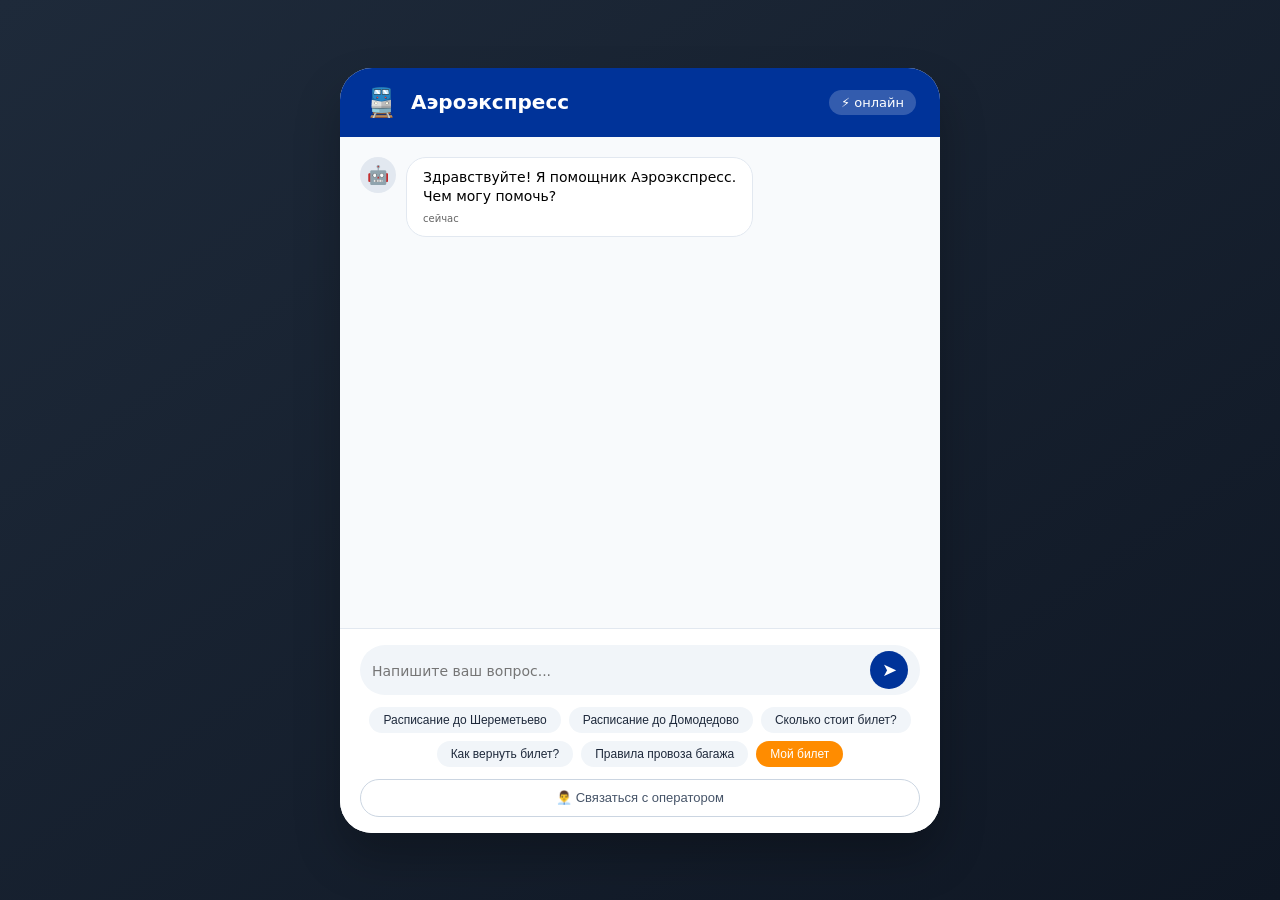
<file: frontend/index.html>
<!DOCTYPE html>
<html lang="ru">
<head>
    <meta charset="UTF-8">
    <meta name="viewport" content="width=device-width, initial-scale=1.0">
    <title>Аэроэкспресс — чат-бот</title>
    <style>
        * { margin: 0; padding: 0; box-sizing: border-box; }
        body {
            font-family: system-ui, -apple-system, 'Segoe UI', Roboto, sans-serif;
            background: linear-gradient(145deg, #1e2a3a, #0f1724);
            min-height: 100vh;
            display: flex;
            justify-content: center;
            align-items: center;
            padding: 20px;
        }
        .chat-card {
            width: 100%;
            max-width: 600px;
            height: 85vh;
            background: white;
            border-radius: 32px;
            display: flex;
            flex-direction: column;
            overflow: hidden;
            box-shadow: 0 25px 45px rgba(0,0,0,0.25);
        }
        .chat-header {
            background: #003399;
            color: white;
            padding: 18px 24px;
            display: flex;
            align-items: center;
            gap: 12px;
        }
        .logo { font-size: 28px; }
        .title { font-weight: 700; font-size: 20px; }
        .status { margin-left: auto; background: rgba(255,255,255,0.2); padding: 5px 12px; border-radius: 40px; font-size: 13px; }
        .chat-messages {
            flex: 1;
            overflow-y: auto;
            padding: 20px;
            background: #f8fafc;
            display: flex;
            flex-direction: column;
            gap: 12px;
        }
        .message { display: flex; gap: 10px; animation: fadeIn 0.2s; }
        .message.user { flex-direction: row-reverse; }
        .message.operator { flex-direction: row; }
        .avatar {
            width: 36px; height: 36px;
            background: #e2e8f0;
            border-radius: 50%;
            display: flex;
            align-items: center;
            justify-content: center;
            font-size: 18px;
            flex-shrink: 0;
        }
        .message.user .avatar { background: #003399; color: white; }
        .message.operator .avatar { background: #ff8c00; color: white; }
        .bubble {
            max-width: 70%;
            padding: 10px 16px;
            border-radius: 20px;
            background: white;
            border: 1px solid #e2e8f0;
            font-size: 14px;
            line-height: 1.4;
        }
        .message.user .bubble { background: #003399; color: white; border: none; }
        .message.operator .bubble { background: #fff3e0; border-left: 3px solid #ff8c00; }
        .time { font-size: 10px; margin-top: 5px; opacity: 0.6; }
        .typing {
            display: flex;
            gap: 6px;
            padding: 8px 16px;
            background: #f1f5f9;
            border-radius: 30px;
            width: fit-content;
        }
        .dot {
            width: 7px; height: 7px;
            background: #94a3b8;
            border-radius: 50%;
            animation: pulse 1.2s infinite;
        }
        @keyframes pulse {
            0%,60%,100% { opacity: 0.3; transform: translateY(0); }
            30% { opacity: 1; transform: translateY(-4px); }
        }
        .input-area {
            background: white;
            border-top: 1px solid #e2e8f0;
            padding: 16px 20px;
        }
        .input-wrapper {
            display: flex;
            gap: 12px;
            background: #f1f5f9;
            border-radius: 40px;
            padding: 6px 12px;
            align-items: flex-end;
        }
        textarea {
            flex: 1;
            background: none;
            border: none;
            resize: none;
            font-family: inherit;
            font-size: 14px;
            padding: 10px 0;
            outline: none;
        }
        button {
            background: #003399;
            border: none;
            color: white;
            width: 38px;
            height: 38px;
            border-radius: 50%;
            cursor: pointer;
            font-size: 18px;
            transition: 0.2s;
        }
        button:hover { background: #ff8c00; }
        .quick-buttons {
            display: flex;
            flex-wrap: wrap;
            gap: 8px;
            margin-top: 12px;
            justify-content: center;
        }
        .quick-btn {
            background: #f1f5f9;
            color: #1e293b;
            width: auto;
            height: auto;
            padding: 6px 14px;
            border-radius: 40px;
            font-size: 12px;
            font-weight: 500;
            border: none;
        }
        .quick-btn:hover { background: #e2e8f0; }
        .my-ticket-btn {
            background: #ff8c00;
            color: white;
        }
        .escalate-btn {
            width: 100%;
            background: white;
            border: 1px solid #cbd5e1;
            color: #475569;
            margin-top: 12px;
            font-size: 13px;
            border-radius: 40px;
            padding: 8px;
        }
        .escalate-btn:hover {
            background: #fee2e2;
            border-color: #dc2626;
            color: #dc2626;
        }
        @keyframes fadeIn {
            from { opacity: 0; transform: translateY(6px); }
            to { opacity: 1; transform: translateY(0); }
        }
    </style>
</head>
<body>
<div class="chat-card">
    <div class="chat-header">
        <div class="logo">🚆</div>
        <div class="title">Аэроэкспресс</div>
        <div class="status">⚡ онлайн</div>
    </div>
    <div class="chat-messages" id="chatMessages">
        <div class="message bot" id="welcomeMsg">
            <div class="avatar">🤖</div>
            <div class="bubble">
                Здравствуйте! Я помощник Аэроэкспресс.<br>Чем могу помочь?
                <div class="time">сейчас</div>
            </div>
        </div>
    </div>
    <div class="input-area">
        <div class="input-wrapper">
            <textarea id="messageInput" rows="1" placeholder="Напишите ваш вопрос..." maxlength="2000"></textarea>
            <button id="sendBtn">➤</button>
        </div>
        <div class="quick-buttons" id="quickButtons"></div>
        <button id="escalateBtn" class="escalate-btn">👨‍💼 Связаться с оператором</button>
    </div>
</div>

<script>
    const API_BASE = 'http://localhost:8000';
    let sessionId = localStorage.getItem('chat_session_id');
    if (!sessionId) {
        sessionId = 's_' + Date.now() + '_' + Math.random().toString(36).substr(2, 6);
        localStorage.setItem('chat_session_id', sessionId);
    }

    const quickQuestions = [
        "Расписание до Шереметьево",
        "Расписание до Домодедово",
        "Сколько стоит билет?",
        "Как вернуть билет?",
        "Правила провоза багажа",
        "Мой билет"
    ];

    const quickContainer = document.getElementById('quickButtons');
    quickQuestions.forEach(q => {
        const btn = document.createElement('button');
        btn.textContent = q;
        btn.className = 'quick-btn';
        if (q === "Мой билет") btn.classList.add('my-ticket-btn');
        btn.addEventListener('click', (e) => { e.preventDefault(); sendMessage(q); });
        quickContainer.appendChild(btn);
    });

    let loading = false;
    const messagesDiv = document.getElementById('chatMessages');
    const inputEl = document.getElementById('messageInput');
    const sendBtn = document.getElementById('sendBtn');

    function escapeHtml(str) {
        if (!str) return '';
        return str.replace(/[&<>]/g, function(m) {
            if (m === '&') return '&amp;';
            if (m === '<') return '&lt;';
            if (m === '>') return '&gt;';
            return m;
        });
    }

    function addMessage(role, text, timestamp = null) {
        const div = document.createElement('div');
        div.className = `message ${role}`;
        let avatar = '';
        if (role === 'user') avatar = '👤';
        else if (role === 'bot') avatar = '🤖';
        else if (role === 'operator') avatar = '👨‍💼';
        else avatar = '💬';
        const timeStr = timestamp ? new Date(timestamp).toLocaleTimeString([], { hour: '2-digit', minute: '2-digit' }) : new Date().toLocaleTimeString([], { hour: '2-digit', minute: '2-digit' });
        div.innerHTML = `
            <div class="avatar">${avatar}</div>
            <div class="bubble">
                ${escapeHtml(text)}
                <div class="time">${timeStr}</div>
            </div>
        `;
        messagesDiv.appendChild(div);
        messagesDiv.scrollTop = messagesDiv.scrollHeight;
    }

    function showTyping(show) {
        const existing = document.querySelector('.typing');
        if (existing) existing.remove();
        if (!show) return;
        const typingDiv = document.createElement('div');
        typingDiv.className = 'typing';
        typingDiv.innerHTML = '<div class="dot"></div><div class="dot"></div><div class="dot"></div><span style="margin-left:6px">Ассистент печатает...</span>';
        messagesDiv.appendChild(typingDiv);
        messagesDiv.scrollTop = messagesDiv.scrollHeight;
    }

    async function sendMessage(message) {
        if (loading) return;
        if (!message.trim()) return;
        loading = true;
        sendBtn.disabled = true;
        const msg = message;
        inputEl.value = '';
        addMessage('user', msg);
        showTyping(true);
        try {
            const res = await fetch(`${API_BASE}/api/chat`, {
                method: 'POST',
                headers: { 'Content-Type': 'application/json' },
                body: JSON.stringify({ session_id: sessionId, message: msg })
            });
            if (!res.ok) throw new Error('Server error');
            const data = await res.json();
            showTyping(false);
            addMessage('bot', data.response);
        } catch (err) {
            showTyping(false);
            addMessage('bot', '⚠️ Ошибка связи с сервером. Запустите бэкенд.');
            console.error(err);
        } finally {
            loading = false;
            sendBtn.disabled = false;
            inputEl.focus();
        }
    }

    async function escalate() {
        if (loading) return;
        await sendMessage("Связаться с оператором");
    }

    // Функция обновления истории (добавляет только новые сообщения)
    let lastMessageCount = 0;
    async function refreshHistory() {
        if (!sessionId) return;
        try {
            const res = await fetch(`${API_BASE}/api/history/${sessionId}?limit=50`);
            if (!res.ok) throw new Error('History fetch error');
            const data = await res.json();
            const messages = data.messages || [];
            const currentCount = document.querySelectorAll('.message:not(#welcomeMsg)').length;
            if (messages.length > currentCount) {
                const newMessages = messages.slice(currentCount);
                for (const msg of newMessages) {
                    addMessage(msg.role, msg.text, msg.timestamp);
                }
            }
        } catch(e) { console.error('refreshHistory error:', e); }
    }

    sendBtn.addEventListener('click', (e) => { e.preventDefault(); sendMessage(inputEl.value); });
    inputEl.addEventListener('keydown', (e) => {
        if (e.key === 'Enter' && !e.shiftKey) {
            e.preventDefault();
            sendMessage(inputEl.value);
        }
    });
    document.getElementById('escalateBtn').addEventListener('click', (e) => { e.preventDefault(); escalate(); });
    inputEl.focus();

    // Загружаем историю при старте и затем каждые 10 секунд
    refreshHistory();
    setInterval(refreshHistory, 10000);
</script>
</body>
</html>
</file>
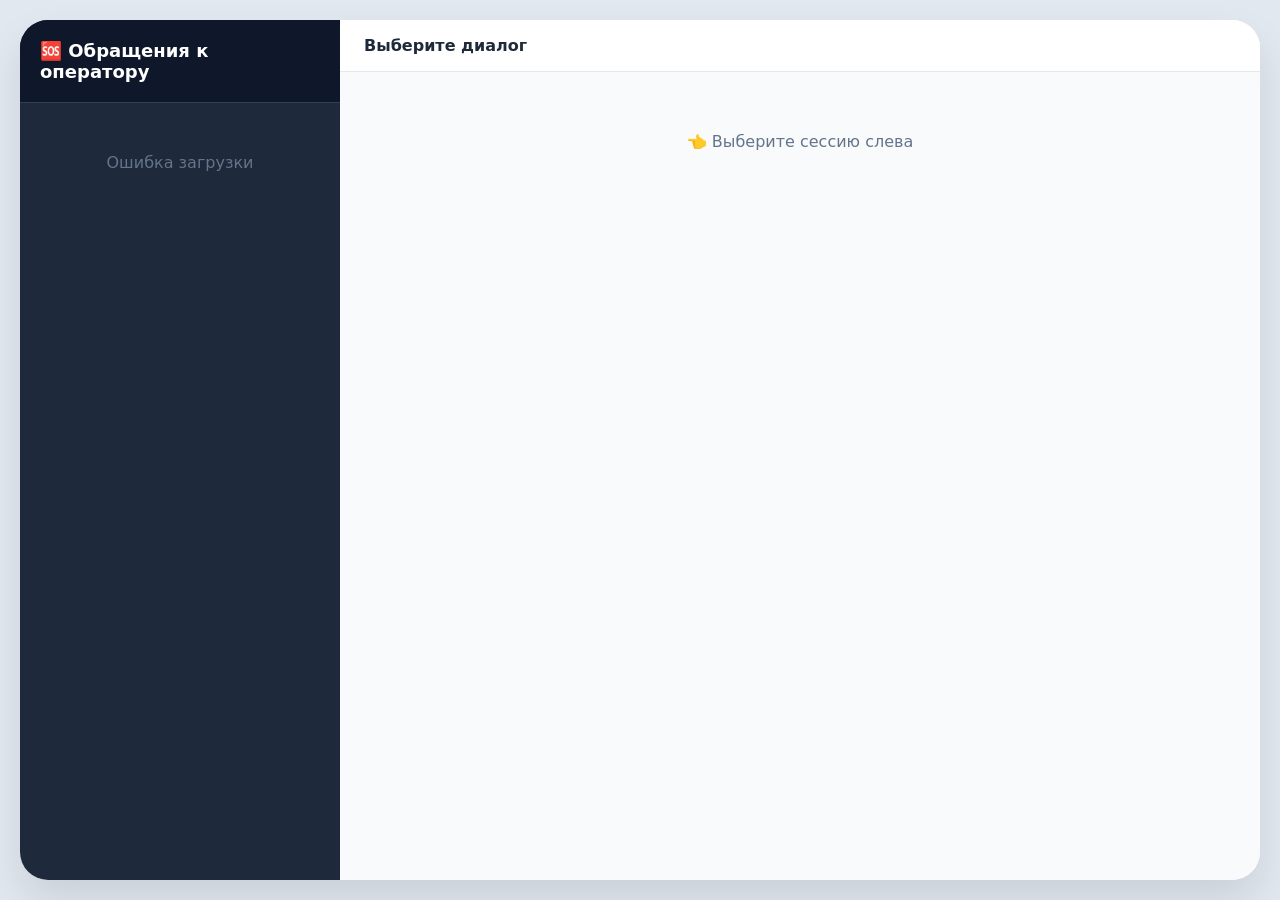
<file: frontend/admin.html>
<!DOCTYPE html>
<html lang="ru">
<head>
    <meta charset="UTF-8">
    <meta name="viewport" content="width=device-width, initial-scale=1.0">
    <title>Админ-панель – обращения к оператору</title>
    <style>
        * {
            margin: 0;
            padding: 0;
            box-sizing: border-box;
        }
        body {
            font-family: system-ui, -apple-system, 'Segoe UI', Roboto, sans-serif;
            background: #e2e8f0;
            height: 100vh;
            display: flex;
            padding: 20px;
        }
        .admin-container {
            width: 100%;
            max-width: 1400px;
            margin: 0 auto;
            background: white;
            border-radius: 28px;
            box-shadow: 0 20px 40px rgba(0,0,0,0.1);
            display: flex;
            overflow: hidden;
        }
        /* Левая панель со списком сессий */
        .sessions-panel {
            width: 320px;
            background: #1e293b;
            color: white;
            display: flex;
            flex-direction: column;
        }
        .sessions-header {
            padding: 20px;
            background: #0f172a;
            font-weight: bold;
            font-size: 18px;
            border-bottom: 1px solid #334155;
        }
        .sessions-list {
            flex: 1;
            overflow-y: auto;
            padding: 10px;
        }
        .session-item {
            background: #334155;
            border-radius: 12px;
            padding: 12px;
            margin-bottom: 10px;
            cursor: pointer;
            transition: all 0.2s;
        }
        .session-item:hover {
            background: #475569;
            transform: translateX(4px);
        }
        .session-item.active {
            background: #003399;
            border-left: 4px solid #ff8c00;
        }
        .session-key {
            font-size: 13px;
            font-family: monospace;
            word-break: break-all;
            margin-bottom: 6px;
            font-weight: 500;
        }
        .session-time {
            font-size: 11px;
            color: #94a3b8;
        }
        /* Правая панель чата */
        .chat-panel {
            flex: 1;
            display: flex;
            flex-direction: column;
            background: #f8fafc;
        }
        .chat-header {
            background: white;
            padding: 16px 24px;
            border-bottom: 1px solid #e2e8f0;
            font-weight: 600;
            font-size: 16px;
            color: #1e293b;
        }
        .messages-area {
            flex: 1;
            overflow-y: auto;
            padding: 20px;
            display: flex;
            flex-direction: column;
            gap: 12px;
        }
        .message {
            display: flex;
            gap: 10px;
            align-items: flex-start;
            max-width: 80%;
            animation: fadeIn 0.2s ease;
        }
        .message.user {
            align-self: flex-end;
            flex-direction: row-reverse;
        }
        .message.bot {
            align-self: flex-start;
        }
        .message.operator {
            align-self: flex-start;
        }
        .avatar {
            width: 36px;
            height: 36px;
            background: #cbd5e1;
            border-radius: 50%;
            display: flex;
            align-items: center;
            justify-content: center;
            font-size: 18px;
            flex-shrink: 0;
        }
        .message.user .avatar {
            background: #003399;
            color: white;
        }
        .message.bot .avatar {
            background: #475569;
            color: white;
        }
        .message.operator .avatar {
            background: #ff8c00;
            color: white;
        }
        .bubble {
            background: white;
            padding: 10px 16px;
            border-radius: 18px;
            border: 1px solid #e2e8f0;
            font-size: 14px;
            line-height: 1.4;
            max-width: 100%;
        }
        .message.user .bubble {
            background: #003399;
            color: white;
            border: none;
        }
        .message.operator .bubble {
            background: #fff3e0;
            border-left: 3px solid #ff8c00;
        }
        .time {
            font-size: 10px;
            margin-top: 5px;
            opacity: 0.6;
        }
        .input-area {
            background: white;
            border-top: 1px solid #e2e8f0;
            padding: 16px 20px;
            display: flex;
            gap: 12px;
        }
        .input-area input {
            flex: 1;
            padding: 12px 16px;
            border: 1px solid #cbd5e1;
            border-radius: 40px;
            outline: none;
            font-size: 14px;
            background: #f1f5f9;
        }
        .input-area input:focus {
            border-color: #003399;
            background: white;
        }
        .input-area button {
            background: #003399;
            color: white;
            border: none;
            border-radius: 40px;
            padding: 0 24px;
            cursor: pointer;
            font-weight: 600;
            transition: 0.2s;
        }
        .input-area button:hover {
            background: #ff8c00;
        }
        .empty-state {
            text-align: center;
            color: #64748b;
            padding: 40px;
        }
        @keyframes fadeIn {
            from { opacity: 0; transform: translateY(6px); }
            to { opacity: 1; transform: translateY(0); }
        }
    </style>
</head>
<body>
<div class="admin-container">
    <!-- Левая панель: список сессий -->
    <div class="sessions-panel">
        <div class="sessions-header">🆘 Обращения к оператору</div>
        <div class="sessions-list" id="sessionsList">
            <div class="empty-state">Загрузка...</div>
        </div>
    </div>

    <!-- Правая панель: чат -->
    <div class="chat-panel">
        <div class="chat-header" id="chatHeader">Выберите диалог</div>
        <div class="messages-area" id="messagesArea">
            <div class="empty-state">👈 Выберите сессию слева</div>
        </div>
        <div class="input-area" id="inputArea" style="display: none;">
            <input type="text" id="replyInput" placeholder="Ответ оператора..." autocomplete="off">
            <button id="sendReplyBtn">Отправить</button>
        </div>
    </div>
</div>

<script>
    const API_BASE = 'http://localhost:8000';
    let currentSession = null;
    let refreshInterval = null;

    // Загрузка списка сессий
    async function loadSessions() {
        try {
            const res = await fetch(`${API_BASE}/api/admin/escalated_sessions`);
            if (!res.ok) throw new Error(`HTTP ${res.status}`);
            const sessions = await res.json();
            const container = document.getElementById('sessionsList');
            if (!sessions.length) {
                container.innerHTML = '<div class="empty-state">Нет обращений к оператору</div>';
                return;
            }
            container.innerHTML = sessions.map(s => `
                <div class="session-item" data-session="${s.session_key}">
                    <div class="session-key">${s.session_key}</div>
                    <div class="session-time">${s.last_activity || 'недавно'}</div>
                </div>
            `).join('');
            // Добавляем обработчики кликов
            document.querySelectorAll('.session-item').forEach(el => {
                el.addEventListener('click', () => {
                    document.querySelectorAll('.session-item').forEach(i => i.classList.remove('active'));
                    el.classList.add('active');
                    const key = el.getAttribute('data-session');
                    selectSession(key);
                });
            });
        } catch(e) {
            console.error('loadSessions error:', e);
            document.getElementById('sessionsList').innerHTML = '<div class="empty-state">Ошибка загрузки</div>';
        }
    }

    // Выбор сессии
    function selectSession(sessionKey) {
        if (currentSession === sessionKey) return;
        currentSession = sessionKey;
        document.getElementById('chatHeader').innerHTML = `💬 Диалог с пассажиром: ${sessionKey.substring(0, 20)}...`;
        document.getElementById('inputArea').style.display = 'flex';
        if (refreshInterval) clearInterval(refreshInterval);
        loadMessages();
        refreshInterval = setInterval(loadMessages, 3000);
    }

    // Загрузка сообщений выбранной сессии
    async function loadMessages() {
        if (!currentSession) return;
        try {
            const res = await fetch(`${API_BASE}/api/admin/messages/${currentSession}?limit=200`);
            if (!res.ok) throw new Error(`HTTP ${res.status}`);
            const data = await res.json();
            const messages = data.messages || [];
            const container = document.getElementById('messagesArea');
            container.innerHTML = '';
            if (messages.length === 0) {
                container.innerHTML = '<div class="empty-state">Нет сообщений</div>';
                return;
            }
            messages.forEach(m => {
                let avatar = '';
                if (m.role === 'user') avatar = '👤';
                else if (m.role === 'bot') avatar = '🤖';
                else if (m.role === 'operator') avatar = '👨‍💼';
                else avatar = '💬';
                const msgDiv = document.createElement('div');
                msgDiv.className = `message ${m.role}`;
                msgDiv.innerHTML = `
                    <div class="avatar">${avatar}</div>
                    <div class="bubble">
                        ${escapeHtml(m.text)}
                        <div class="time">${m.timestamp || ''}</div>
                    </div>
                `;
                container.appendChild(msgDiv);
            });
            container.scrollTop = container.scrollHeight;
        } catch(e) {
            console.error('loadMessages error:', e);
        }
    }

    function escapeHtml(str) {
        if (!str) return '';
        return str.replace(/[&<>]/g, m => ({'&':'&amp;','<':'&lt;','>':'&gt;'})[m]);
    }

    // Отправка ответа оператора
    async function sendReply() {
        const input = document.getElementById('replyInput');
        const msg = input.value.trim();
        if (!msg || !currentSession) return;
        try {
            const res = await fetch(`${API_BASE}/api/admin/reply?session_key=${encodeURIComponent(currentSession)}&message=${encodeURIComponent(msg)}`, { method: 'POST' });
            if (!res.ok) throw new Error(`HTTP ${res.status}`);
            input.value = '';
            await loadMessages();      // обновить историю
            loadSessions();            // обновить список (время последней активности)
        } catch(e) {
            alert('Ошибка отправки: ' + e.message);
        }
    }

    // Обработчики событий
    document.getElementById('sendReplyBtn').addEventListener('click', sendReply);
    document.getElementById('replyInput').addEventListener('keypress', (e) => {
        if (e.key === 'Enter') sendReply();
    });

    // Запуск
    loadSessions();
    setInterval(loadSessions, 10000); // обновлять список каждые 10 секунд
</script>
</body>
</html>
</file>
